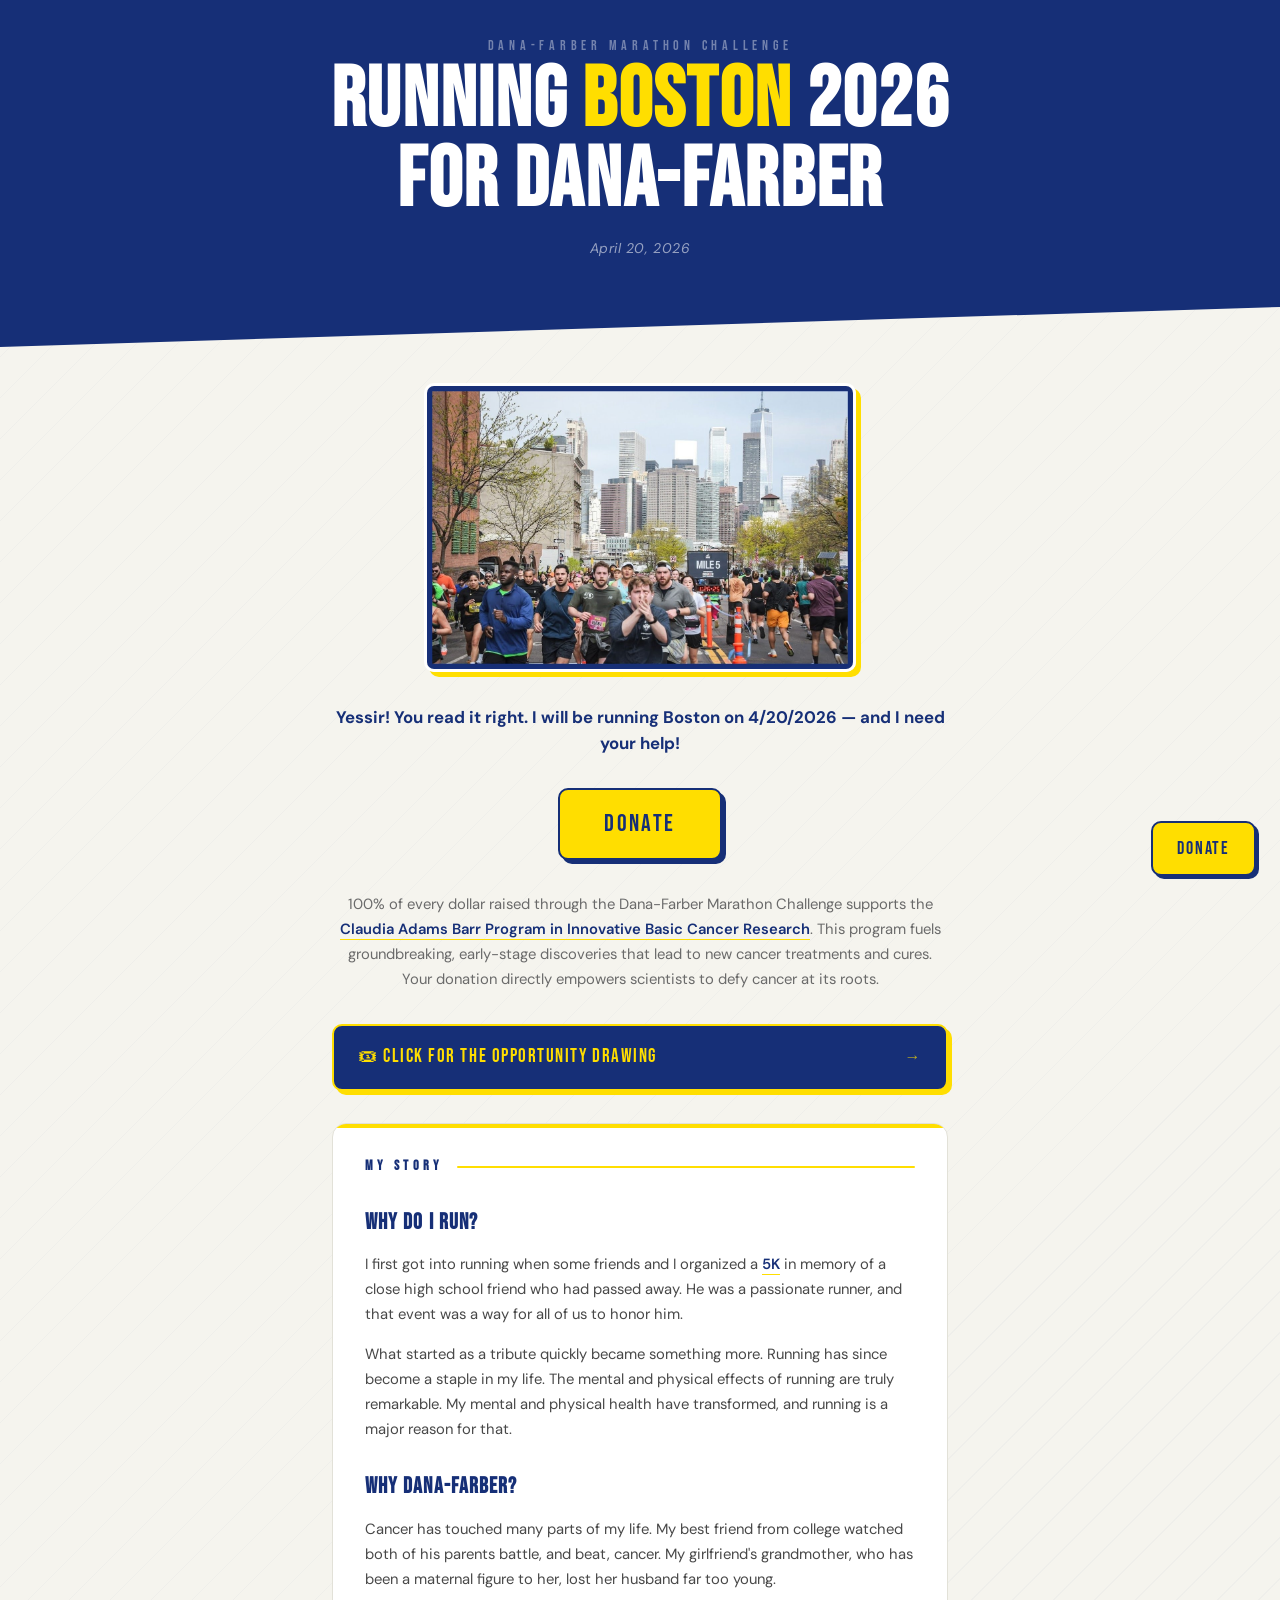
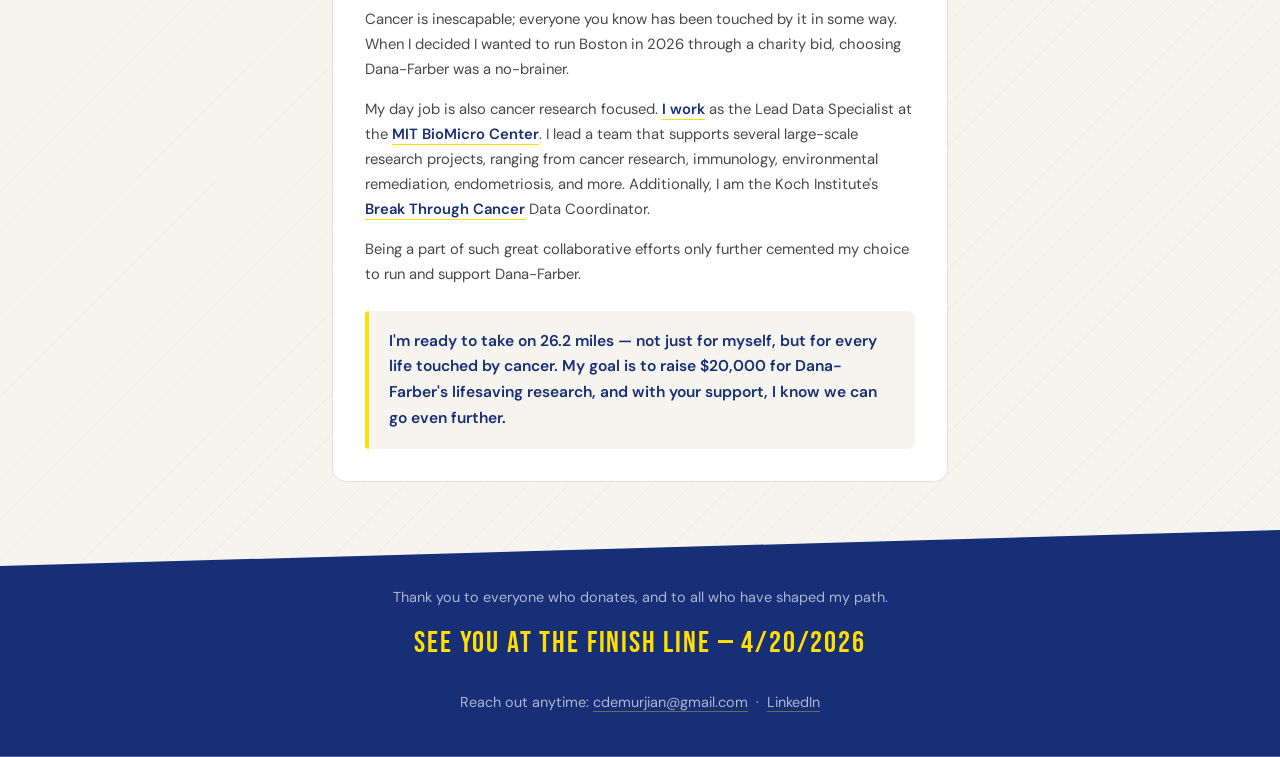
<file: index.html>
<!DOCTYPE html>
<html lang="en">

<head>
  <meta charset="UTF-8">
  <meta name="viewport" content="width=device-width, initial-scale=1.0">
  <link rel="preconnect" href="https://fonts.googleapis.com">
  <link rel="preconnect" href="https://fonts.gstatic.com" crossorigin>
  <link href="https://fonts.googleapis.com/css2?family=Bebas+Neue&family=DM+Sans:ital,opsz,wght@0,9..40,400;0,9..40,500;0,9..40,600;0,9..40,700;1,9..40,400&display=swap" rel="stylesheet">
  <link rel="stylesheet" type="text/css" href="styles.css" />
  <title>BOSTON 2026</title>
  <link rel="icon" type="image/png" href="9456b6fccfe9a7111c350aab43e6b232.png" />
</head>

<body>
  <header>
    <p class="header-eyebrow h-1">Dana-Farber Marathon Challenge</p>
    <h1 class="header-title h-2">
      Running <span class="accent">Boston</span> 2026<br>for Dana-Farber
    </h1>
    <p class="tagline h-3">April 20, 2026</p>
  </header>

  <main>
    <img src="charlie-running.jpg" alt="Charlie running" class="fade-in" />

    <p class="intro fade-in">
      Yessir! You read it right. I will be running Boston on 4/20/2026 — and I need your help!
    </p>

    <a class="donate fade-in" href="https://danafarber.jimmyfund.org/site/TR?px=2759664&fr_id=2520&pg=personal"
      target="_blank">Donate</a>

    <p class="fade-in">
      100% of every dollar raised through the Dana-Farber Marathon Challenge supports the
      <a href="https://danafarber.jimmyfund.org/site/SPageServer?pagename=dfmc_barrprogram_cancer&fr_id=2520"
        target="_blank">Claudia Adams Barr Program in Innovative Basic Cancer Research</a>.
      This program fuels groundbreaking, early-stage discoveries that lead to new cancer treatments and cures.
      Your donation directly empowers scientists to defy cancer at its roots.
    </p>

    <a class="drawing-link fade-in" href="drawing">
      <span>🎟 Click for the Opportunity Drawing</span>
      <span class="dl-arrow">→</span>
    </a>

    <section id="story" class="fade-in">
      <h2>My Story</h2>
      <hr>

      <h3>Why do I run?</h3>
      <p>
        I first got into running when some friends and I organized a
        <a href="https://www.orkanolgacmemorial.org/" target="_blank">5K</a>
        in memory of a close high school friend who had passed away.
        He was a passionate runner, and that event was a way for all of us to honor him.
      </p>
      <p>
        What started as a tribute quickly became something more. Running has since become a staple in my life.
        The mental and physical effects of running are truly remarkable.
        My mental and physical health have transformed, and running is a major reason for that.
      </p>

      <h3>Why Dana-Farber?</h3>
      <p>
        Cancer has touched many parts of my life. My best friend from college watched both of his parents battle, and
        beat, cancer. My girlfriend's grandmother, who has been a maternal figure to her, lost her husband far too
        young.
      </p>
      <p>
        Cancer is inescapable; everyone you know has been touched by it in some way.
        When I decided I wanted to run Boston in 2026 through a charity bid, choosing Dana-Farber was a no-brainer.
      </p>
      <p>
        My day job is also cancer research focused.
        <a href="https://www.linkedin.com/in/cdemurjian/" target="_blank">I work</a>
        as the Lead Data Specialist at the
        <a href="https://bmcwiki.mit.edu/index.php/BioMicroCenter" target="_blank">MIT BioMicro Center</a>.
        I lead a team that supports several large-scale research projects, ranging from cancer research, immunology,
        environmental remediation, endometriosis, and more.
        Additionally, I am the Koch Institute's
        <a href="https://breakthroughcancer.org/" target="_blank">Break Through Cancer</a>
        Data Coordinator.
      </p>
      <p>
        Being a part of such great collaborative efforts only further cemented my choice to run and support Dana-Farber.
      </p>
      <p>
        <strong>
          I'm ready to take on 26.2 miles &mdash; not just for myself, but for every life touched by cancer.
          My goal is to raise $20,000 for Dana-Farber's lifesaving research, and with your support, I know we can go
          even further.
        </strong>
      </p>
    </section>
  </main>

  <footer class="fade-in">
    <p>Thank you to everyone who donates, and to all who have shaped my path.</p>
    <span class="footer-headline">See you at the finish line — 4/20/2026</span>
    <p>
      Reach out anytime:
      <a href="mailto:cdemurjian@gmail.com">cdemurjian@gmail.com</a>
      &nbsp;·&nbsp;
      <a href="https://www.linkedin.com/in/cdemurjian/" target="_blank">LinkedIn</a>
    </p>
  </footer>

  <!-- Floating Donate Button -->
  <a href="https://danafarber.jimmyfund.org/site/TR?px=2759664&fr_id=2520&pg=personal"
     class="floating-donate" target="_blank">Donate</a>

  <!-- Fade-in animation script -->
  <script>
    const obs = new IntersectionObserver(entries => {
      entries.forEach(e => { if (e.isIntersecting) e.target.classList.add('visible'); });
    }, { threshold: 0.15 });
    document.querySelectorAll('.fade-in').forEach(el => obs.observe(el));
  </script>
</body>

</html>
</file>
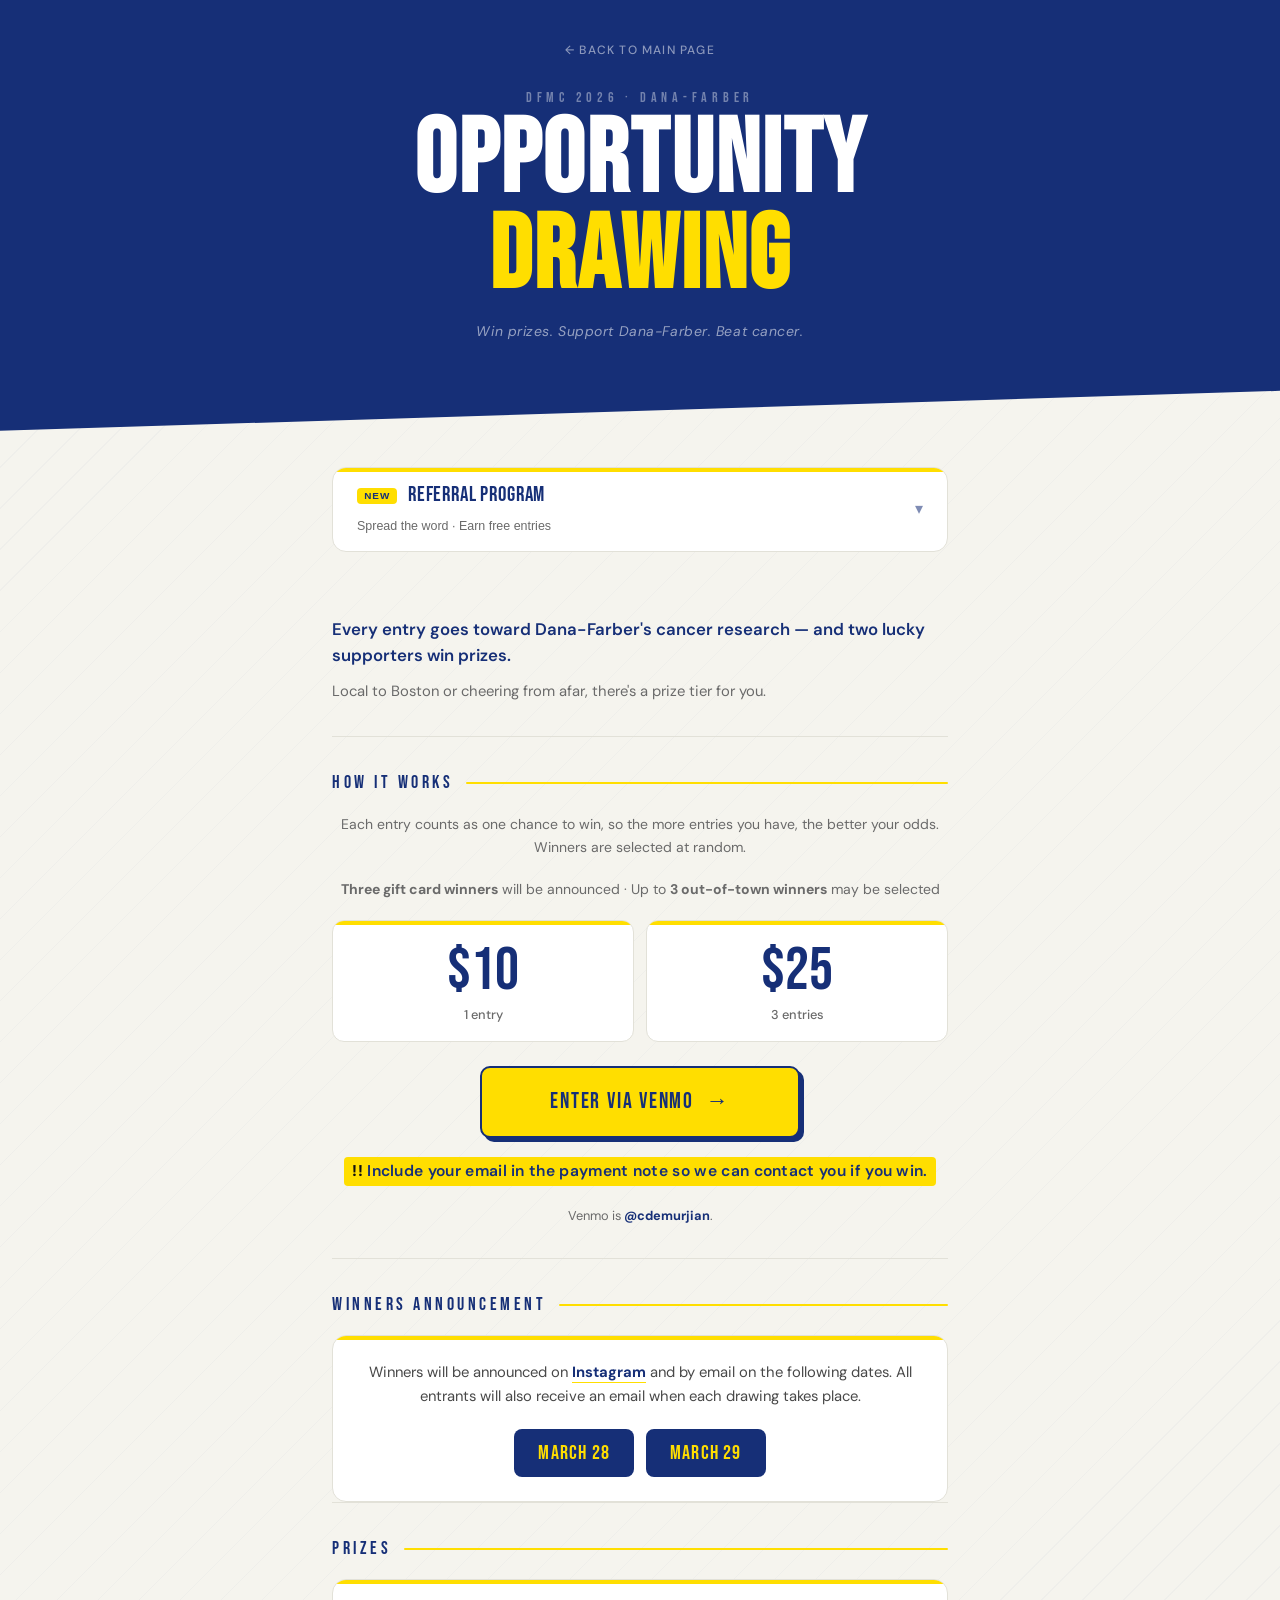
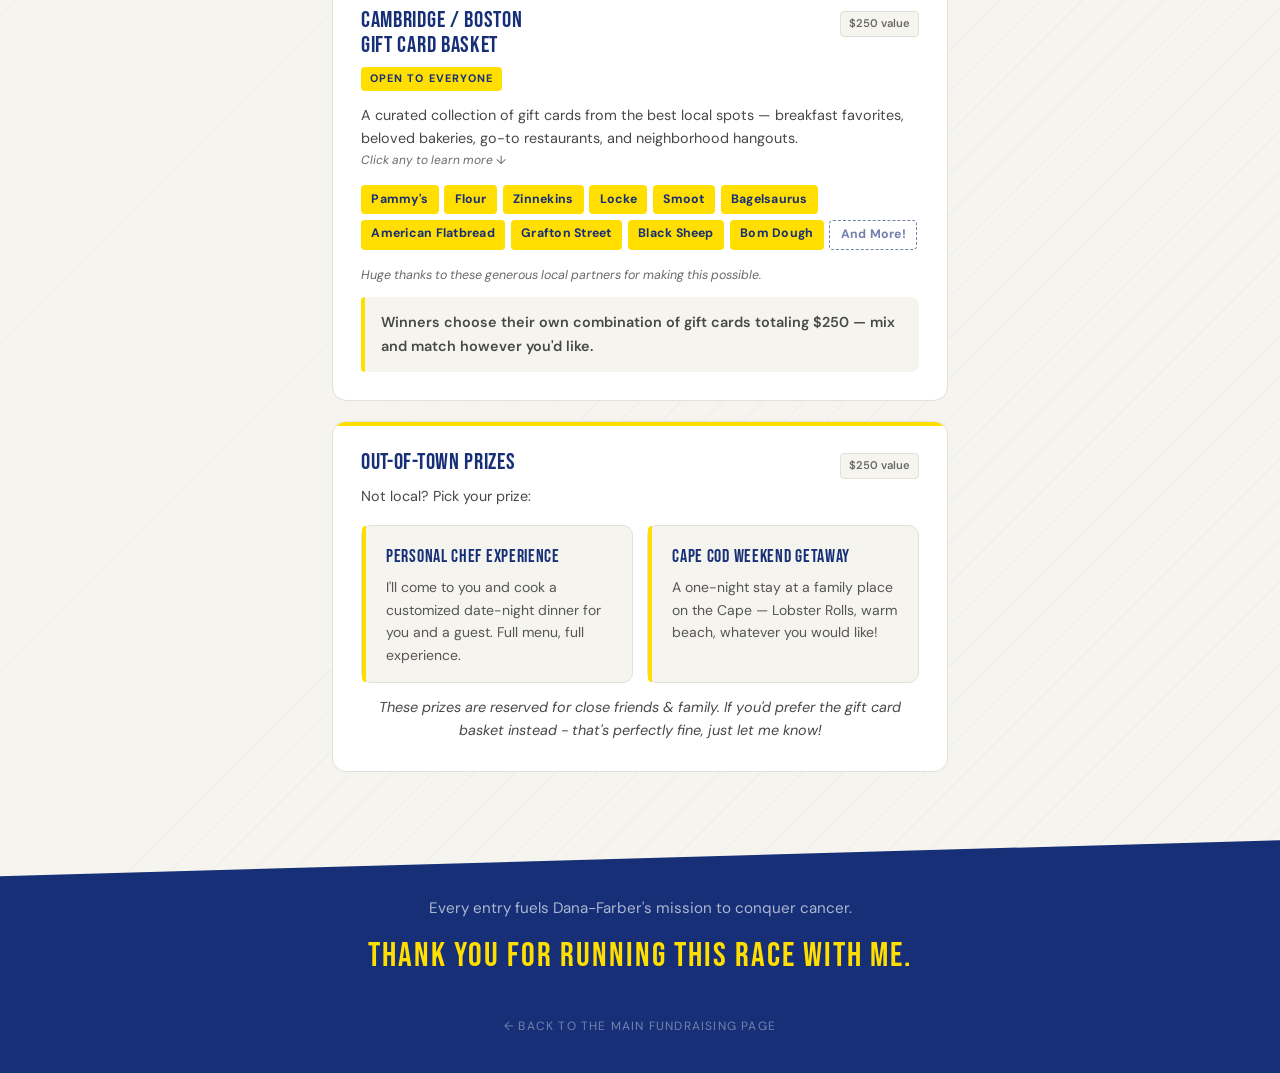
<file: drawing/index.html>
<!DOCTYPE html>
<html lang="en">
<head>
    <meta charset="UTF-8">
    <meta name="viewport" content="width=device-width, initial-scale=1.0">
    <title>Opportunity Drawing</title>
    <link rel="icon" type="image/png" href="../9456b6fccfe9a7111c350aab43e6b232.png" />
    <link rel="preconnect" href="https://fonts.googleapis.com">
    <link rel="preconnect" href="https://fonts.gstatic.com" crossorigin>
    <link href="https://fonts.googleapis.com/css2?family=Bebas+Neue&family=DM+Sans:ital,opsz,wght@0,9..40,400;0,9..40,500;0,9..40,600;0,9..40,700;1,9..40,400&display=swap" rel="stylesheet">
    <style>
        *, *::before, *::after { box-sizing: border-box; margin: 0; padding: 0; }

        :root {
            --yellow:      #ffde00;
            --yellow-hi:   #ffe94d;
            --blue:        #162f77;
            --blue-mid:    #1e3d99;
            --cream:       #f5f4ee;
            --white:       #ffffff;
            --text:        #1a1a1a;
            --muted:       #6a6a6a;
            --border:      #e2e1d8;
        }

        html {
            font-family: 'DM Sans', sans-serif;
            font-size: 16px;
            scroll-behavior: smooth;
        }

        body {
            background-color: var(--cream);
            background-image: repeating-linear-gradient(
                -45deg,
                transparent,
                transparent 28px,
                rgba(22, 47, 119, 0.028) 28px,
                rgba(22, 47, 119, 0.028) 29px
            );
            color: var(--text);
            line-height: 1.6;
            min-height: 100vh;
        }

        /* ── HEADER ── */
        header {
            background: var(--blue);
            padding: 1.75rem 1.5rem 5rem;
            text-align: center;
            clip-path: polygon(0 0, 100% 0, 100% calc(100% - 2.5rem), 0 100%);
        }

        .back-link {
            display: inline-flex;
            align-items: center;
            gap: 0.35rem;
            color: rgba(255,255,255,0.5);
            font-size: 0.75rem;
            font-weight: 500;
            text-decoration: none;
            letter-spacing: 0.1em;
            text-transform: uppercase;
            margin-bottom: 1.75rem;
            transition: color 0.2s;
        }
        .back-link:hover { color: var(--yellow); }

        .header-eyebrow {
            font-family: 'Bebas Neue', sans-serif;
            font-size: 0.85rem;
            letter-spacing: 0.35em;
            color: rgba(255,255,255,0.4);
            margin-bottom: 0.2rem;
        }

        .header-title {
            font-family: 'Bebas Neue', sans-serif;
            font-size: clamp(3.75rem, 14vw, 6.5rem);
            line-height: 0.92;
            color: var(--white);
            letter-spacing: 0.02em;
        }

        .header-title .accent {
            color: var(--yellow);
            display: block;
        }

        .tagline {
            margin-top: 1rem;
            color: rgba(255,255,255,0.55);
            font-size: 0.875rem;
            font-style: italic;
            letter-spacing: 0.04em;
        }

        /* ── Staggered header animations ── */
        @keyframes riseUp {
            from { opacity: 0; transform: translateY(22px); }
            to   { opacity: 1; transform: translateY(0); }
        }

        .h-1 { animation: riseUp 0.5s cubic-bezier(0.22,1,0.36,1) 0.05s both; }
        .h-2 { animation: riseUp 0.5s cubic-bezier(0.22,1,0.36,1) 0.15s both; }
        .h-3 { animation: riseUp 0.55s cubic-bezier(0.22,1,0.36,1) 0.25s both; }
        .h-4 { animation: riseUp 0.5s cubic-bezier(0.22,1,0.36,1) 0.38s both; }

        /* ── CONTAINER ── */
        .container {
            max-width: 680px;
            margin: 0 auto;
            padding: 0 1.25rem 3rem;
        }

        /* ── SECTION LABEL ── */
        .section-label {
            font-family: 'Bebas Neue', sans-serif;
            font-size: 1.1rem;
            letter-spacing: 0.2em;
            color: var(--blue);
            display: flex;
            align-items: center;
            gap: 0.8rem;
            margin-bottom: 1rem;
        }
        .section-label::after {
            content: '';
            flex: 1;
            height: 2px;
            background: var(--yellow);
            border-radius: 1px;
        }

        /* ── INTRO ── */
        .intro {
            padding: 2.25rem 0 0;
            margin-bottom: 2rem;
        }

        .intro .lead {
            font-size: 1.05rem;
            font-weight: 600;
            color: var(--blue);
            line-height: 1.55;
            margin-bottom: 0.7rem;
        }

        .intro .sub {
            font-size: 0.925rem;
            color: var(--muted);
            line-height: 1.7;
        }

        /* ── RULE ── */
        .rule {
            border: none;
            border-top: 1.5px solid var(--border);
            margin: 0 0 2rem;
        }

        /* ── HOW IT WORKS ── */
        .how {
            margin-bottom: 2rem;
        }

        .how .sub-note {
            font-size: 0.875rem;
            color: var(--muted);
            margin-bottom: 1.25rem;
        }

        .pricing-row {
            display: grid;
            grid-template-columns: 1fr 1fr;
            gap: 0.75rem;
            margin-bottom: 1.5rem;
        }

        .price-tile {
            background: var(--white);
            border: 1.5px solid var(--border);
            border-radius: 12px;
            padding: 1.25rem 1rem 1rem;
            text-align: center;
            position: relative;
            overflow: hidden;
        }
        .price-tile::before {
            content: '';
            position: absolute;
            top: 0; left: 0; right: 0;
            height: 4px;
            background: var(--yellow);
        }

        .price-tile .num {
            font-family: 'Bebas Neue', sans-serif;
            font-size: 3.25rem;
            color: var(--blue);
            line-height: 1;
            display: block;
        }

        .price-tile .entries {
            font-size: 0.8rem;
            color: var(--muted);
            margin-top: 0.2rem;
            font-weight: 500;
        }

        /* Venmo CTA — retro press effect */
        .venmo-btn {
            display: flex;
            align-items: center;
            justify-content: center;
            gap: 0.5rem;
            width: 100%;
            padding: 1rem 1.5rem;
            background: var(--yellow);
            color: var(--blue);
            font-family: 'Bebas Neue', sans-serif;
            font-size: 1.4rem;
            letter-spacing: 0.08em;
            text-decoration: none;
            border-radius: 10px;
            border: 2.5px solid var(--blue);
            box-shadow: 4px 4px 0 var(--blue);
            transition: transform 0.15s ease, box-shadow 0.15s ease, background 0.15s ease;
        }
        .venmo-btn:hover {
            transform: translate(-2px, -2px);
            box-shadow: 6px 6px 0 var(--blue);
            background: var(--yellow-hi);
        }
        .venmo-btn:active {
            transform: translate(2px, 2px);
            box-shadow: 2px 2px 0 var(--blue);
        }

        /* ── PRIZE CARDS ── */
        .prizes { margin-top: 0; }

        .prize-card {
            background: var(--white);
            border: 1.5px solid var(--border);
            border-radius: 14px;
            padding: 1.5rem;
            margin-bottom: 1.25rem;
            position: relative;
            overflow: hidden;
        }
        .prize-card::before {
            content: '';
            position: absolute;
            top: 0; left: 0; right: 0;
            height: 4px;
            background: var(--yellow);
        }

        .prize-meta {
            display: flex;
            align-items: flex-start;
            justify-content: space-between;
            gap: 0.5rem;
            margin-bottom: 0.35rem;
        }

        .prize-card .prize-name {
            font-family: 'Bebas Neue', sans-serif;
            font-size: 1.45rem;
            color: var(--blue);
            letter-spacing: 0.03em;
            line-height: 1.1;
        }

        .prize-card .value-tag {
            flex-shrink: 0;
            font-size: 0.7rem;
            font-weight: 600;
            color: var(--muted);
            background: var(--cream);
            border: 1px solid var(--border);
            padding: 0.2rem 0.5rem;
            border-radius: 4px;
            margin-top: 0.2rem;
            white-space: nowrap;
        }

        .open-badge {
            display: inline-block;
            background: var(--yellow);
            color: var(--blue);
            font-size: 0.68rem;
            font-weight: 700;
            letter-spacing: 0.1em;
            text-transform: uppercase;
            padding: 0.2rem 0.55rem;
            border-radius: 4px;
            margin-bottom: 0.8rem;
        }

        .prize-card p {
            font-size: 0.9rem;
            color: #484848;
            line-height: 1.65;
        }

        .prize-card .thanks {
            font-size: 0.78rem;
            color: var(--muted);
            font-style: italic;
            margin-top: 0.8rem;
        }

        /* Business name tags — yellow pill */
        .biz-tags {
            display: flex;
            flex-wrap: wrap;
            gap: 0.35rem;
            margin: 0.9rem 0;
        }
        .biz-tags a {
            background: var(--yellow);
            color: var(--blue);
            font-size: 0.77rem;
            font-weight: 700;
            padding: 0.28rem 0.65rem;
            border-radius: 4px;
            letter-spacing: 0.02em;
            text-decoration: none;
            transition: background 0.15s, transform 0.1s;
        }
        .biz-tags a:hover {
            background: var(--yellow-hi);
            transform: translateY(-1px);
        }
        .biz-tags .more {
            background: transparent;
            color: var(--blue);
            border: 1.5px dashed var(--blue);
            opacity: 0.6;
        }
        .biz-tags .more:hover {
            background: transparent;
            opacity: 1;
        }

        /* Winner choice note */
        .winner-choice {
            font-size: 0.875rem;
            color: var(--blue);
            font-weight: 600;
            background: var(--cream);
            border-radius: 8px;
            padding: 0.85rem 1rem 0.85rem 1.25rem;
            margin-top: 0.75rem;
            position: relative;
        }
        .winner-choice::before {
            content: '';
            position: absolute;
            left: 0; top: 0; bottom: 0;
            width: 4px;
            background: var(--yellow);
            border-radius: 8px 0 0 8px;
        }

        /* Out-of-town sub-cards */
        .oot-label {
            font-family: 'Bebas Neue', sans-serif;
            font-size: 0.85rem;
            letter-spacing: 0.32em;
            color: var(--blue);
            display: flex;
            align-items: center;
            gap: 0.8rem;
            margin: 0.25rem 0 1rem;
        }
        .oot-label::after {
            content: '';
            flex: 1;
            height: 2px;
            background: var(--yellow);
            border-radius: 1px;
        }

        .oot-grid {
            display: flex;
            flex-direction: column;
            gap: 0.9rem;
        }

        .oot-card {
            background: var(--cream);
            border: 1.5px solid var(--border);
            border-radius: 10px;
            padding: 1.1rem 1.2rem 1rem 1.5rem;
            position: relative;
        }
        .oot-card::before {
            content: '';
            position: absolute;
            left: 0; top: 0; bottom: 0;
            width: 4px;
            background: var(--yellow);
            border-radius: 10px 0 0 10px;
        }

        .oot-card .oot-title {
            font-family: 'Bebas Neue', sans-serif;
            font-size: 1.1rem;
            color: var(--blue);
            letter-spacing: 0.04em;
            margin-bottom: 0.3rem;
        }

        .oot-card p {
            font-size: 0.875rem;
            color: #555;
            line-height: 1.6;
        }

        /* ── VENMO NOTE ── */
        .venmo-note {
            font-size: 0.8rem;
            color: var(--muted);
            text-align: center;
            margin-top: 0.9rem;
            line-height: 1.55;
        }
        .venmo-note strong {
            color: var(--blue);
            font-weight: 700;
        }
        .venmo-note .warning {
            display: inline-block;
            margin-top: 0.3rem;
            color: var(--blue);
            font-weight: 600;
            background: var(--yellow);
            padding: 0.15rem 0.5rem;
            border-radius: 4px;
            font-size: 0.975rem;
            letter-spacing: 0.02em;
        }
        .venmo-note .warning .mark {
            color: #111;
            font-weight: 800;
        }

        /* ── ANNOUNCEMENT ── */
        .announce-card {
            background: var(--white);
            border: 1.5px solid var(--border);
            border-radius: 14px;
            padding: 1.5rem;
            text-align: center;
            position: relative;
            overflow: hidden;
        }
        .announce-card::before {
            content: '';
            position: absolute;
            top: 0; left: 0; right: 0;
            height: 4px;
            background: var(--yellow);
        }
        .announce-card p {
            font-size: 0.925rem;
            color: #484848;
            line-height: 1.65;
            margin-bottom: 1.25rem;
        }
        .announce-card a {
            color: var(--blue);
            font-weight: 700;
            text-decoration: none;
            border-bottom: 1.5px solid var(--yellow);
            transition: opacity 0.15s;
        }
        .announce-card a:hover { opacity: 0.7; }
        .announce-dates {
            display: flex;
            gap: 0.75rem;
            justify-content: center;
        }
        .date-chip {
            background: var(--blue);
            color: var(--yellow);
            font-family: 'Bebas Neue', sans-serif;
            font-size: 1.25rem;
            letter-spacing: 0.06em;
            padding: 0.5rem 1.5rem;
            border-radius: 8px;
        }

        .family-note {
            font-size: 0.77rem;
            font-style: italic;
            color: var(--muted);
            text-align: center;
            margin-top: 0.8rem;
        }

        /* ── Scroll fade-in ── */
        .fade-in {
            opacity: 0;
            transform: translateY(18px);
            transition: opacity 0.55s cubic-bezier(0.22,1,0.36,1),
                        transform 0.55s cubic-bezier(0.22,1,0.36,1);
        }
        .fade-in.visible {
            opacity: 1;
            transform: translateY(0);
        }

        /* ── FOOTER ── */
        footer {
            background: var(--blue);
            padding: 3.5rem 1.5rem 2.25rem;
            text-align: center;
            clip-path: polygon(0 2.25rem, 100% 0, 100% 100%, 0 100%);
        }

        footer p {
            color: rgba(255,255,255,0.65);
            font-size: 0.95rem;
            margin-bottom: 0.4rem;
        }

        .footer-headline {
            font-family: 'Bebas Neue', sans-serif;
            font-size: clamp(1.6rem, 5vw, 2.1rem);
            color: var(--yellow);
            letter-spacing: 0.06em;
            display: block;
            margin: 0.6rem 0 1.75rem;
        }

        .home-link {
            color: rgba(255,255,255,0.4);
            font-size: 0.75rem;
            text-decoration: none;
            letter-spacing: 0.1em;
            text-transform: uppercase;
            transition: color 0.2s;
        }
        .home-link:hover { color: var(--yellow); }

        /* ── REFERRAL CARD ── */
        .referral-card {
            background: var(--white);
            border: 1.5px solid var(--border);
            border-radius: 14px;
            overflow: hidden;
            margin-top: 2.25rem;
            margin-bottom: 1.75rem;
            position: relative;
        }
        .referral-card::before {
            content: '';
            position: absolute;
            top: 0; left: 0; right: 0;
            height: 4px;
            background: var(--yellow);
        }
        .referral-toggle-btn {
            width: 100%;
            background: none;
            border: none;
            cursor: pointer;
            padding: 1.1rem 1.5rem;
            display: flex;
            align-items: center;
            justify-content: space-between;
            gap: 1rem;
            text-align: left;
        }
        .referral-toggle-left {
            display: flex;
            align-items: center;
            gap: 0.65rem;
            flex-wrap: wrap;
        }
        .referral-badge {
            background: var(--yellow);
            color: var(--blue);
            font-size: 0.62rem;
            font-weight: 800;
            letter-spacing: 0.1em;
            text-transform: uppercase;
            padding: 0.15rem 0.45rem;
            border-radius: 4px;
            flex-shrink: 0;
        }
        .referral-title {
            font-family: 'Bebas Neue', sans-serif;
            font-size: 1.3rem;
            color: var(--blue);
            letter-spacing: 0.04em;
            line-height: 1;
        }
        .referral-sub {
            font-size: 0.78rem;
            color: var(--muted);
            width: 100%;
            margin-top: 0.15rem;
        }
        .referral-chevron {
            font-size: 1rem;
            color: var(--blue);
            flex-shrink: 0;
            opacity: 0.55;
            transition: transform 0.35s cubic-bezier(0.22, 1, 0.36, 1);
            font-style: normal;
            line-height: 1;
        }
        .referral-body {
            max-height: 0;
            overflow: hidden;
            transition: max-height 0.4s cubic-bezier(0.22, 1, 0.36, 1);
        }
        .referral-body.open {
            max-height: 700px;
        }
        .referral-body-inner {
            padding: 0 1.5rem 1.5rem;
            border-top: 1.5px solid var(--border);
        }
        .referral-intro-text {
            font-size: 0.875rem;
            color: var(--muted);
            line-height: 1.65;
            padding: 1rem 0 1.1rem;
        }
        .referral-tiers {
            display: grid;
            grid-template-columns: 1fr 1fr;
            gap: 0.75rem;
            margin-bottom: 0.85rem;
        }
        .r-tier {
            background: var(--cream);
            border: 1.5px solid var(--border);
            border-radius: 10px;
            padding: 1rem;
            position: relative;
        }
        .r-tier.bonus {
            border-color: rgba(255, 222, 0, 0.9);
        }
        .r-tier.bonus::after {
            content: 'BONUS';
            position: absolute;
            top: -9px; right: 10px;
            background: var(--yellow);
            color: var(--blue);
            font-size: 0.58rem;
            font-weight: 800;
            letter-spacing: 0.1em;
            padding: 0.12rem 0.4rem;
            border-radius: 3px;
        }
        .r-tier .t-num {
            font-family: 'Bebas Neue', sans-serif;
            font-size: 2.75rem;
            color: var(--blue);
            line-height: 1;
            display: block;
        }
        .r-tier .t-unit {
            font-size: 0.72rem;
            color: var(--muted);
            font-weight: 500;
            display: block;
            margin-top: 0.1rem;
        }
        .r-tier .t-cond {
            font-size: 0.78rem;
            color: #555;
            line-height: 1.5;
            margin-top: 0.6rem;
        }
        .referral-cap-note {
            font-size: 0.77rem;
            color: var(--muted);
            text-align: center;
            font-style: italic;
            margin-bottom: 1.25rem;
        }
        .referral-how-label {
            font-family: 'Bebas Neue', sans-serif;
            font-size: 0.82rem;
            letter-spacing: 0.28em;
            color: var(--blue);
            display: flex;
            align-items: center;
            gap: 0.8rem;
            margin-bottom: 0.85rem;
        }
        .referral-how-label::after {
            content: '';
            flex: 1;
            height: 2px;
            background: var(--yellow);
            border-radius: 1px;
        }
        .referral-steps {
            display: flex;
            flex-direction: column;
            gap: 0.55rem;
        }
        .r-step {
            display: flex;
            align-items: flex-start;
            gap: 0.7rem;
            font-size: 0.85rem;
            color: #484848;
            line-height: 1.55;
        }
        .r-step-num {
            flex-shrink: 0;
            width: 20px;
            height: 20px;
            background: var(--blue);
            color: var(--yellow);
            font-family: 'Bebas Neue', sans-serif;
            font-size: 0.85rem;
            border-radius: 50%;
            display: flex;
            align-items: center;
            justify-content: center;
            margin-top: 0.15rem;
        }

        /* ── Desktop (768px+) ── */
        @media (min-width: 768px) {
            header { padding: 2.25rem 2rem 5.5rem; }
            .container { padding: 0 2rem 3rem; }

            .price-tile .num { font-size: 3.75rem; }

            .venmo-btn {
                display: inline-flex;
                width: auto;
                min-width: 320px;
                margin: 0 auto;
            }

            .how {
                text-align: center;
            }

            .oot-grid { flex-direction: row; }
            .oot-grid .oot-card { flex: 1; }

            .prize-card { padding: 1.75rem; }
        }
    </style>
</head>
<body>

    <!-- Header -->
    <header>
        <a href="../" class="back-link h-1">← Back to main page</a>
        <p class="header-eyebrow h-2">DFMC 2026 · Dana-Farber</p>
        <h1 class="header-title h-3">
            Opportunity
            <span class="accent">Drawing</span>
        </h1>
        <p class="tagline h-4">Win prizes. Support Dana-Farber. Beat cancer.</p>
    </header>

    <div class="container">

        <!-- Referral Program -->
        <div class="referral-card fade-in">
            <button class="referral-toggle-btn" aria-expanded="false" id="referral-btn" onclick="toggleReferral()">
                <div class="referral-toggle-left">
                    <span class="referral-badge">New</span>
                    <span class="referral-title">Referral Program</span>
                    <span class="referral-sub">Spread the word · Earn free entries</span>
                </div>
                <span class="referral-chevron" id="referral-chevron">▾</span>
            </button>
            <div class="referral-body" id="referral-body">
                <div class="referral-body-inner">
                    <p class="referral-intro-text">I'm trying to reach as many people as possible, and I need your help to do it. Refer someone who enters, and I want to reward you for it.</p>
                    <div class="referral-tiers">
                        <div class="r-tier">
                            <span class="t-num">1</span>
                            <span class="t-unit">free entry</span>
                            <p class="t-cond">Refer anyone who enters the raffle</p>
                        </div>
                        <div class="r-tier bonus">
                            <span class="t-num">2</span>
                            <span class="t-unit">free entries</span>
                            <p class="t-cond">Refer someone <em>and</em> you've entered at $25+</p>
                        </div>
                    </div>
                    <p class="referral-cap-note">Max 3 free entries per person. Already entered? You're still eligible.</p>
                    <div class="referral-how-label">How to Claim</div>
                    <div class="referral-steps">
                        <div class="r-step">
                            <span class="r-step-num">1</span>
                            <span>Have your friend include <strong>"referred by [your name]"</strong> in their Venmo note when they enter.</span>
                        </div>
                        <div class="r-step">
                            <span class="r-step-num">2</span>
                            <span>That's it. I'll track it and add your free entries before the drawing. If they forget to add the note, just message me at <a href="mailto:cdemu@mit.edu" style="color:var(--blue);font-weight:600;border-bottom:1.5px solid var(--yellow);text-decoration:none;">cdemu@mit.edu</a>.</span>
                        </div>
                    </div>
                </div>
            </div>
        </div>

        <!-- Intro -->
        <section class="intro fade-in">
            <p class="lead">Every entry goes toward Dana-Farber's cancer research — and two lucky supporters win prizes.</p>
            <p class="sub">Local to Boston or cheering from afar, there's a prize tier for you.</p>
        </section>

        <hr class="rule fade-in">

        <!-- How It Works -->
        <section class="how fade-in">
            <div class="section-label">How It Works</div>
            <p class="sub-note">Each entry counts as one chance to win, so the more entries you have, the better your odds. Winners are selected at random.</p>
            <p class="sub-note"><strong>Three gift card winners</strong> will be announced &middot; Up to <strong>3 out-of-town winners</strong> may be selected</p>
            <div class="pricing-row">
                <div class="price-tile">
                    <span class="num">$10</span>
                    <div class="entries">1 entry</div>
                </div>
                <div class="price-tile">
                    <span class="num">$25</span>
                    <div class="entries">3 entries</div>
                </div>
            </div>
            <a href="https://venmo.com/u/cdemurjian" class="venmo-btn" id="venmo-link">
                Enter via Venmo &nbsp;→
            </a>
            <p class="venmo-note">
                <span class="warning"><span class="mark">!!</span> Include your email in the payment note so we can contact you if you win.</span><br><br>
                Venmo is <strong>@cdemurjian</strong>.
            </p>
        </section>

        <hr class="rule fade-in">

        <!-- Announcement -->
        <section class="fade-in">
            <div class="section-label">Winners Announcement</div>
            <div class="announce-card">
                <p>Winners will be announced on <a href="https://www.instagram.com/cdemurjian" target="_blank">Instagram</a> and by email on the following dates. All entrants will also receive an email when each drawing takes place.</p>
                <div class="announce-dates">
                    <div class="date-chip">March 28</div>
                    <div class="date-chip">March 29</div>
                </div>
            </div>
        </section>

        <hr class="rule fade-in">

        <!-- Prizes -->
        <section class="prizes">
            <div class="section-label fade-in">Prizes</div>

            <!-- Boston Basket -->
            <div class="prize-card fade-in">
                <div class="prize-meta">
                    <div class="prize-name">Cambridge / Boston<br>Gift Card Basket</div>
                    <span class="value-tag">$250 value</span>
                </div>
                <span class="open-badge">Open to Everyone</span>
                <p>A curated collection of gift cards from the best local spots — breakfast favorites, beloved bakeries, go-to restaurants, and neighborhood hangouts.</p>
                <p style="font-size: 0.75rem; color: var(--muted); font-style: italic; margin-bottom: 0.4rem;">Click any to learn more ↓</p>
                <div class="biz-tags">
				<a href="https://www.pammyscambridge.com/" target="_blank">Pammy's</a>
                    <a href="https://www.flourbakery.com/" target="_blank">Flour</a>
                    <a href="http://zinnekenswaffles.com/" target="_blank">Zinnekins</a>
                    <a href="https://thelockebar.com/" target="_blank">Locke</a>
                    <a href="https://smootstandard.com/" target="_blank">Smoot</a>
                    <a href="https://www.bagelsaurus.com/" target="_blank">Bagelsaurus</a>
                    <a href="https://somerville.americanflatbread.com/" target="_blank">American Flatbread</a>
                    <a href="https://www.graftonstreetcambridge.com/" target="_blank">Grafton Street</a>
                    <a href="https://www.blacksheepbagelcafe.com/" target="_blank">Black Sheep</a>
                    <a href="https://bomdough.com/" target="_blank">Bom Dough</a>
                    <a href="#" class="more">And More!</a>
                </div>
                <p class="thanks">Huge thanks to these generous local partners for making this possible.</p>
                <p class="winner-choice">Winners choose their own combination of gift cards totaling $250 — mix and match however you'd like.</p>
            </div>

            <!-- Out-of-Town -->
            <div class="prize-card fade-in">
                <div class="prize-meta">
                    <div class="prize-name">Out-of-Town Prizes</div>
                    <span class="value-tag">$250 value</span>
                </div>
                <p style="margin-bottom: 1rem;">Not local? Pick your prize:</p>
                <div class="oot-grid">
                    <div class="oot-card">
                        <div class="oot-title">Personal Chef Experience</div>
                        <p>I'll come to you and cook a customized date-night dinner for you and a guest. Full menu, full experience.</p>
                    </div>
                    <div class="oot-card">
                        <div class="oot-title">Cape Cod Weekend Getaway</div>
                        <p>A one-night stay at a family place on the Cape — Lobster Rolls, warm beach, whatever you would like!</p>
                    </div>
                </div>
                <p class="family-note">These prizes are reserved for close friends &amp; family. If you'd prefer the gift card basket instead - that's perfectly fine, just let me know!</p>
            </div>

        </section>

    </div>

    <!-- Footer -->
    <footer class="fade-in">
        <p>Every entry fuels Dana-Farber's mission to conquer cancer.</p>
        <span class="footer-headline">Thank you for running this race with me.</span>
        <a href="../" class="home-link">← Back to the main fundraising page</a>
    </footer>

    <!-- Scroll fade-in -->
    <script>
        function toggleReferral() {
            const body = document.getElementById('referral-body');
            const btn = document.getElementById('referral-btn');
            const chevron = document.getElementById('referral-chevron');
            const isOpen = btn.getAttribute('aria-expanded') === 'true';
            btn.setAttribute('aria-expanded', String(!isOpen));
            body.classList.toggle('open', !isOpen);
            chevron.style.transform = isOpen ? '' : 'rotate(180deg)';
        }

        const obs = new IntersectionObserver(entries => {
            entries.forEach(e => { if (e.isIntersecting) e.target.classList.add('visible'); });
        }, { threshold: 0.12 });
        document.querySelectorAll('.fade-in').forEach(el => obs.observe(el));

        // Try the Venmo app on mobile first, then fall back to the public profile page.
        const venmoLink = document.getElementById('venmo-link');
        if (venmoLink) {
            const venmoWebUrl = 'https://venmo.com/u/cdemurjian';
            const venmoAppUrl = 'venmo://paycharge?txn=pay&recipients=cdemurjian';

            venmoLink.addEventListener('click', e => {
                const isMobile = /Android|iPhone|iPad|iPod/i.test(navigator.userAgent);
                if (!isMobile) return;

                e.preventDefault();

                let fallbackTimer = window.setTimeout(() => {
                    if (!document.hidden) window.location.href = venmoWebUrl;
                }, 900);

                const clearFallback = () => {
                    if (!fallbackTimer) return;
                    window.clearTimeout(fallbackTimer);
                    fallbackTimer = null;
                };

                document.addEventListener('visibilitychange', () => {
                    if (document.hidden) clearFallback();
                }, { once: true });
                window.addEventListener('pagehide', clearFallback, { once: true });

                window.location.href = venmoAppUrl;
            });
        }
    </script>

</body>
</html>
</file>
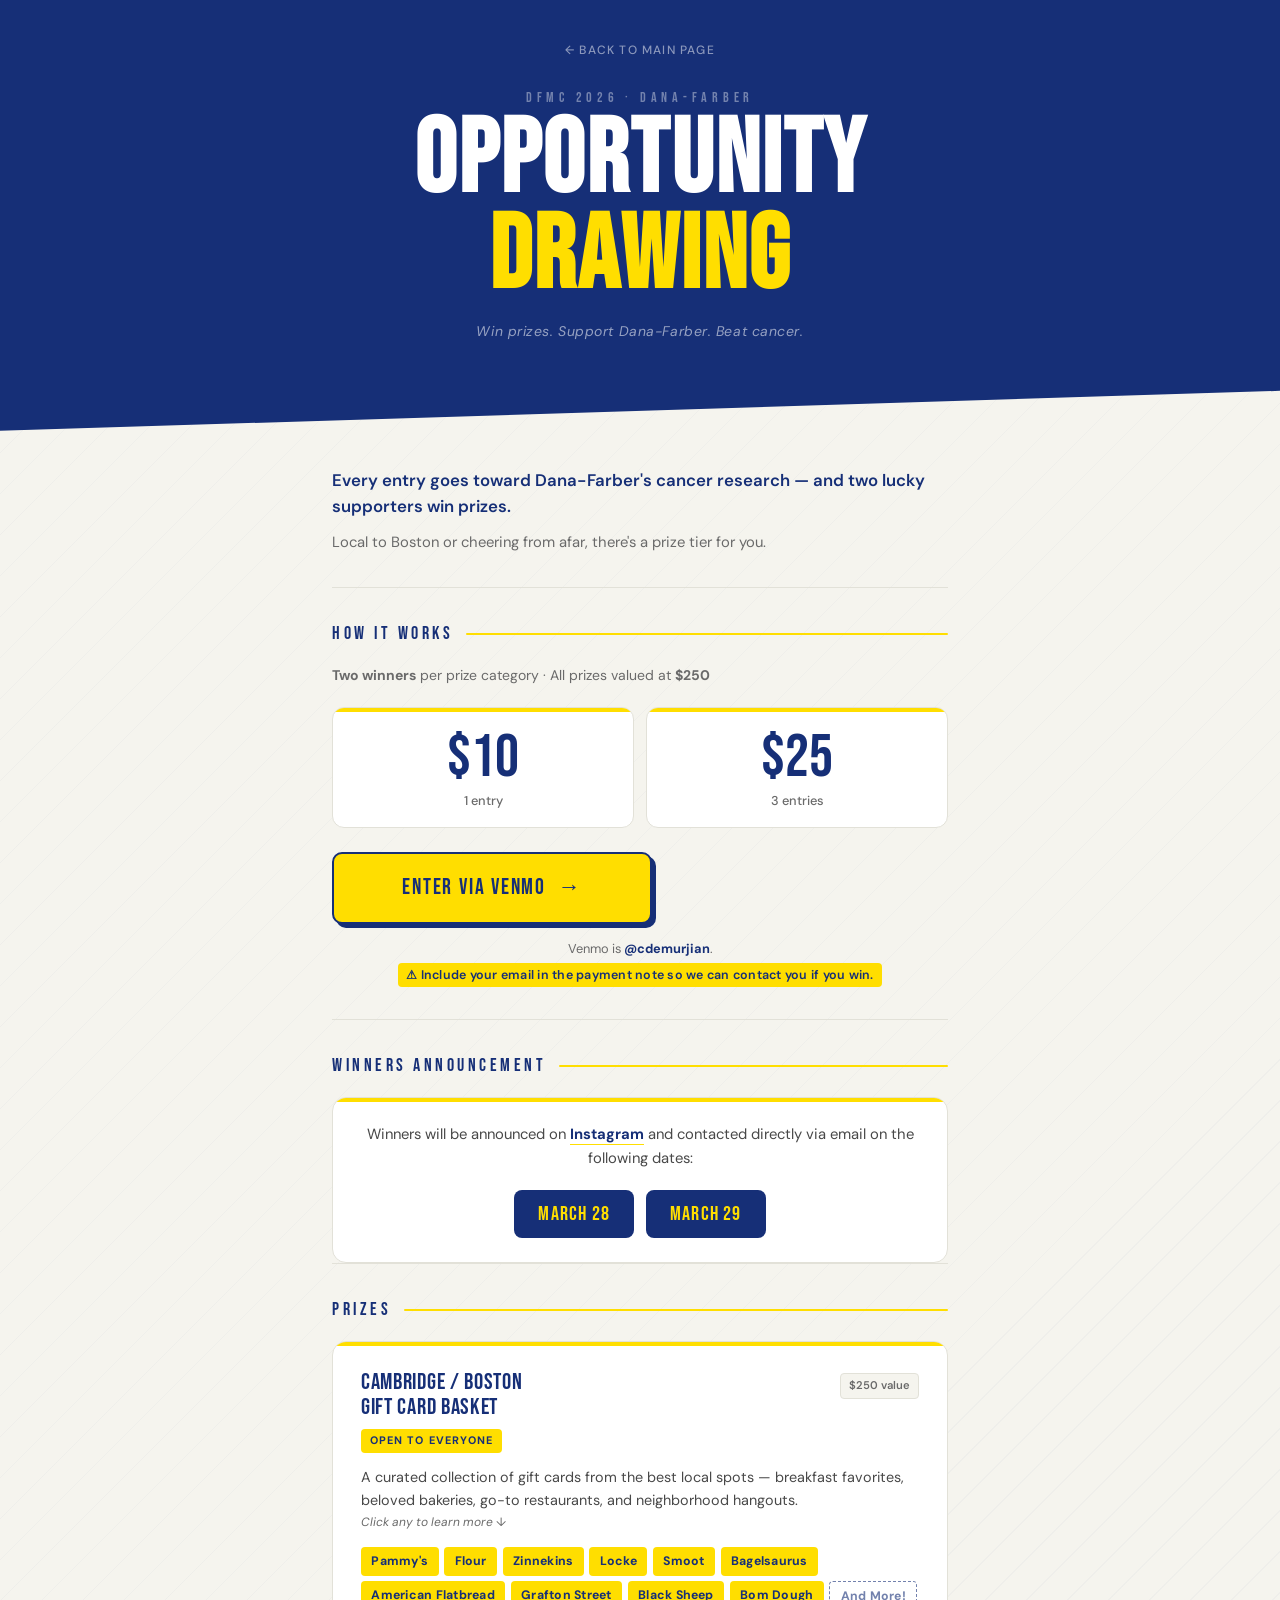
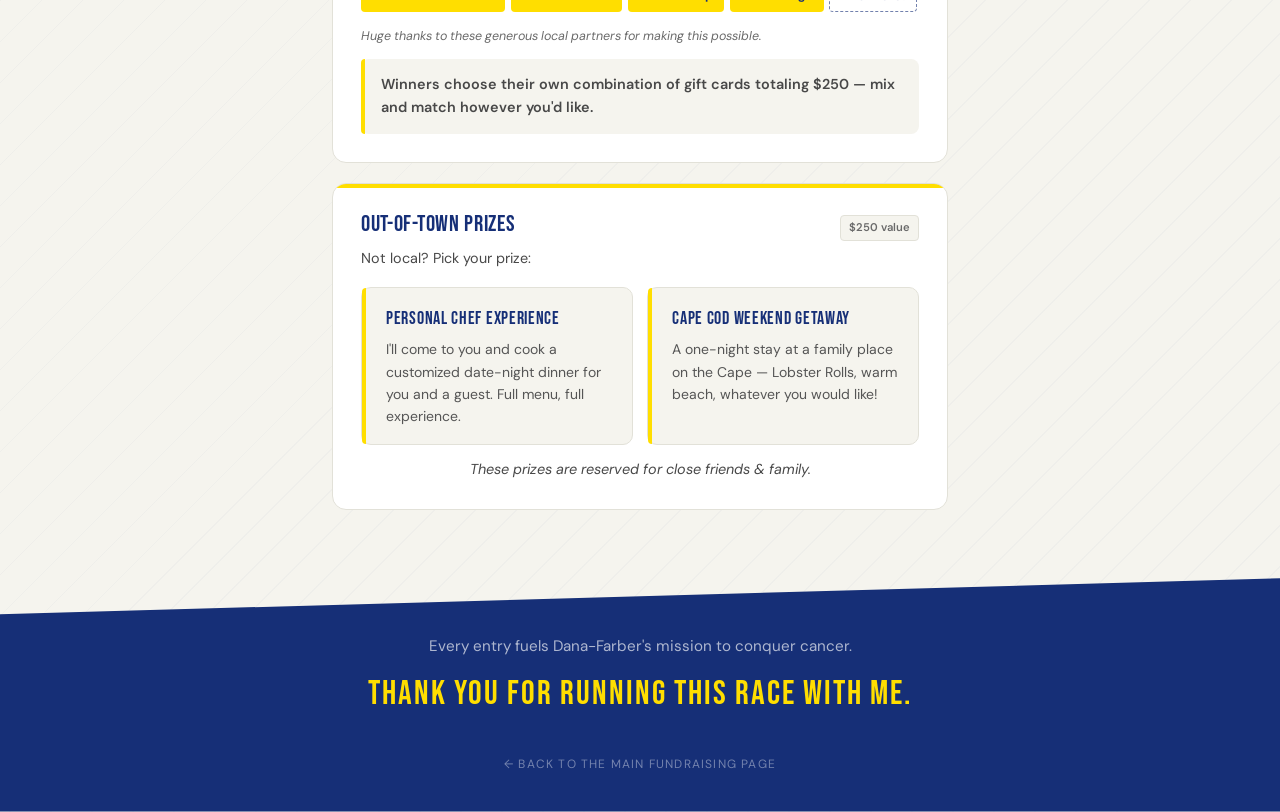
<file: drawing.html>
<!DOCTYPE html>
<html lang="en">
<head>
    <meta charset="UTF-8">
    <meta name="viewport" content="width=device-width, initial-scale=1.0">
    <title>Opportunity Drawing — DFMC 2026</title>
    <link rel="icon" type="image/png" href="9456b6fccfe9a7111c350aab43e6b232.png" />
    <link rel="preconnect" href="https://fonts.googleapis.com">
    <link rel="preconnect" href="https://fonts.gstatic.com" crossorigin>
    <link href="https://fonts.googleapis.com/css2?family=Bebas+Neue&family=DM+Sans:ital,opsz,wght@0,9..40,400;0,9..40,500;0,9..40,600;0,9..40,700;1,9..40,400&display=swap" rel="stylesheet">
    <style>
        *, *::before, *::after { box-sizing: border-box; margin: 0; padding: 0; }

        :root {
            --yellow:      #ffde00;
            --yellow-hi:   #ffe94d;
            --blue:        #162f77;
            --blue-mid:    #1e3d99;
            --cream:       #f5f4ee;
            --white:       #ffffff;
            --text:        #1a1a1a;
            --muted:       #6a6a6a;
            --border:      #e2e1d8;
        }

        html {
            font-family: 'DM Sans', sans-serif;
            font-size: 16px;
            scroll-behavior: smooth;
        }

        body {
            background-color: var(--cream);
            background-image: repeating-linear-gradient(
                -45deg,
                transparent,
                transparent 28px,
                rgba(22, 47, 119, 0.028) 28px,
                rgba(22, 47, 119, 0.028) 29px
            );
            color: var(--text);
            line-height: 1.6;
            min-height: 100vh;
        }

        /* ── HEADER ── */
        header {
            background: var(--blue);
            padding: 1.75rem 1.5rem 5rem;
            text-align: center;
            clip-path: polygon(0 0, 100% 0, 100% calc(100% - 2.5rem), 0 100%);
        }

        .back-link {
            display: inline-flex;
            align-items: center;
            gap: 0.35rem;
            color: rgba(255,255,255,0.5);
            font-size: 0.75rem;
            font-weight: 500;
            text-decoration: none;
            letter-spacing: 0.1em;
            text-transform: uppercase;
            margin-bottom: 1.75rem;
            transition: color 0.2s;
        }
        .back-link:hover { color: var(--yellow); }

        .header-eyebrow {
            font-family: 'Bebas Neue', sans-serif;
            font-size: 0.85rem;
            letter-spacing: 0.35em;
            color: rgba(255,255,255,0.4);
            margin-bottom: 0.2rem;
        }

        .header-title {
            font-family: 'Bebas Neue', sans-serif;
            font-size: clamp(3.75rem, 14vw, 6.5rem);
            line-height: 0.92;
            color: var(--white);
            letter-spacing: 0.02em;
        }

        .header-title .accent {
            color: var(--yellow);
            display: block;
        }

        .tagline {
            margin-top: 1rem;
            color: rgba(255,255,255,0.55);
            font-size: 0.875rem;
            font-style: italic;
            letter-spacing: 0.04em;
        }

        /* ── Staggered header animations ── */
        @keyframes riseUp {
            from { opacity: 0; transform: translateY(22px); }
            to   { opacity: 1; transform: translateY(0); }
        }

        .h-1 { animation: riseUp 0.5s cubic-bezier(0.22,1,0.36,1) 0.05s both; }
        .h-2 { animation: riseUp 0.5s cubic-bezier(0.22,1,0.36,1) 0.15s both; }
        .h-3 { animation: riseUp 0.55s cubic-bezier(0.22,1,0.36,1) 0.25s both; }
        .h-4 { animation: riseUp 0.5s cubic-bezier(0.22,1,0.36,1) 0.38s both; }

        /* ── CONTAINER ── */
        .container {
            max-width: 680px;
            margin: 0 auto;
            padding: 0 1.25rem 3rem;
        }

        /* ── SECTION LABEL ── */
        .section-label {
            font-family: 'Bebas Neue', sans-serif;
            font-size: 1.1rem;
            letter-spacing: 0.2em;
            color: var(--blue);
            display: flex;
            align-items: center;
            gap: 0.8rem;
            margin-bottom: 1rem;
        }
        .section-label::after {
            content: '';
            flex: 1;
            height: 2px;
            background: var(--yellow);
            border-radius: 1px;
        }

        /* ── INTRO ── */
        .intro {
            padding: 2.25rem 0 0;
            margin-bottom: 2rem;
        }

        .intro .lead {
            font-size: 1.05rem;
            font-weight: 600;
            color: var(--blue);
            line-height: 1.55;
            margin-bottom: 0.7rem;
        }

        .intro .sub {
            font-size: 0.925rem;
            color: var(--muted);
            line-height: 1.7;
        }

        /* ── RULE ── */
        .rule {
            border: none;
            border-top: 1.5px solid var(--border);
            margin: 0 0 2rem;
        }

        /* ── HOW IT WORKS ── */
        .how {
            margin-bottom: 2rem;
        }

        .how .sub-note {
            font-size: 0.875rem;
            color: var(--muted);
            margin-bottom: 1.25rem;
        }

        .pricing-row {
            display: grid;
            grid-template-columns: 1fr 1fr;
            gap: 0.75rem;
            margin-bottom: 1.5rem;
        }

        .price-tile {
            background: var(--white);
            border: 1.5px solid var(--border);
            border-radius: 12px;
            padding: 1.25rem 1rem 1rem;
            text-align: center;
            position: relative;
            overflow: hidden;
        }
        .price-tile::before {
            content: '';
            position: absolute;
            top: 0; left: 0; right: 0;
            height: 4px;
            background: var(--yellow);
        }

        .price-tile .num {
            font-family: 'Bebas Neue', sans-serif;
            font-size: 3.25rem;
            color: var(--blue);
            line-height: 1;
            display: block;
        }

        .price-tile .entries {
            font-size: 0.8rem;
            color: var(--muted);
            margin-top: 0.2rem;
            font-weight: 500;
        }

        /* Venmo CTA — retro press effect */
        .venmo-btn {
            display: flex;
            align-items: center;
            justify-content: center;
            gap: 0.5rem;
            width: 100%;
            padding: 1rem 1.5rem;
            background: var(--yellow);
            color: var(--blue);
            font-family: 'Bebas Neue', sans-serif;
            font-size: 1.4rem;
            letter-spacing: 0.08em;
            text-decoration: none;
            border-radius: 10px;
            border: 2.5px solid var(--blue);
            box-shadow: 4px 4px 0 var(--blue);
            transition: transform 0.15s ease, box-shadow 0.15s ease, background 0.15s ease;
        }
        .venmo-btn:hover {
            transform: translate(-2px, -2px);
            box-shadow: 6px 6px 0 var(--blue);
            background: var(--yellow-hi);
        }
        .venmo-btn:active {
            transform: translate(2px, 2px);
            box-shadow: 2px 2px 0 var(--blue);
        }

        /* ── PRIZE CARDS ── */
        .prizes { margin-top: 0; }

        .prize-card {
            background: var(--white);
            border: 1.5px solid var(--border);
            border-radius: 14px;
            padding: 1.5rem;
            margin-bottom: 1.25rem;
            position: relative;
            overflow: hidden;
        }
        .prize-card::before {
            content: '';
            position: absolute;
            top: 0; left: 0; right: 0;
            height: 4px;
            background: var(--yellow);
        }

        .prize-meta {
            display: flex;
            align-items: flex-start;
            justify-content: space-between;
            gap: 0.5rem;
            margin-bottom: 0.35rem;
        }

        .prize-card .prize-name {
            font-family: 'Bebas Neue', sans-serif;
            font-size: 1.45rem;
            color: var(--blue);
            letter-spacing: 0.03em;
            line-height: 1.1;
        }

        .prize-card .value-tag {
            flex-shrink: 0;
            font-size: 0.7rem;
            font-weight: 600;
            color: var(--muted);
            background: var(--cream);
            border: 1px solid var(--border);
            padding: 0.2rem 0.5rem;
            border-radius: 4px;
            margin-top: 0.2rem;
            white-space: nowrap;
        }

        .open-badge {
            display: inline-block;
            background: var(--yellow);
            color: var(--blue);
            font-size: 0.68rem;
            font-weight: 700;
            letter-spacing: 0.1em;
            text-transform: uppercase;
            padding: 0.2rem 0.55rem;
            border-radius: 4px;
            margin-bottom: 0.8rem;
        }

        .prize-card p {
            font-size: 0.9rem;
            color: #484848;
            line-height: 1.65;
        }

        .prize-card .thanks {
            font-size: 0.78rem;
            color: var(--muted);
            font-style: italic;
            margin-top: 0.8rem;
        }

        /* Business name tags — yellow pill */
        .biz-tags {
            display: flex;
            flex-wrap: wrap;
            gap: 0.35rem;
            margin: 0.9rem 0;
        }
        .biz-tags a {
            background: var(--yellow);
            color: var(--blue);
            font-size: 0.77rem;
            font-weight: 700;
            padding: 0.28rem 0.65rem;
            border-radius: 4px;
            letter-spacing: 0.02em;
            text-decoration: none;
            transition: background 0.15s, transform 0.1s;
        }
        .biz-tags a:hover {
            background: var(--yellow-hi);
            transform: translateY(-1px);
        }
        .biz-tags .more {
            background: transparent;
            color: var(--blue);
            border: 1.5px dashed var(--blue);
            opacity: 0.6;
        }
        .biz-tags .more:hover {
            background: transparent;
            opacity: 1;
        }

        /* Winner choice note */
        .winner-choice {
            font-size: 0.875rem;
            color: var(--blue);
            font-weight: 600;
            background: var(--cream);
            border-radius: 8px;
            padding: 0.85rem 1rem 0.85rem 1.25rem;
            margin-top: 0.75rem;
            position: relative;
        }
        .winner-choice::before {
            content: '';
            position: absolute;
            left: 0; top: 0; bottom: 0;
            width: 4px;
            background: var(--yellow);
            border-radius: 8px 0 0 8px;
        }

        /* Out-of-town sub-cards */
        .oot-label {
            font-family: 'Bebas Neue', sans-serif;
            font-size: 0.85rem;
            letter-spacing: 0.32em;
            color: var(--blue);
            display: flex;
            align-items: center;
            gap: 0.8rem;
            margin: 0.25rem 0 1rem;
        }
        .oot-label::after {
            content: '';
            flex: 1;
            height: 2px;
            background: var(--yellow);
            border-radius: 1px;
        }

        .oot-grid {
            display: flex;
            flex-direction: column;
            gap: 0.9rem;
        }

        .oot-card {
            background: var(--cream);
            border: 1.5px solid var(--border);
            border-radius: 10px;
            padding: 1.1rem 1.2rem 1rem 1.5rem;
            position: relative;
        }
        .oot-card::before {
            content: '';
            position: absolute;
            left: 0; top: 0; bottom: 0;
            width: 4px;
            background: var(--yellow);
            border-radius: 10px 0 0 10px;
        }

        .oot-card .oot-title {
            font-family: 'Bebas Neue', sans-serif;
            font-size: 1.1rem;
            color: var(--blue);
            letter-spacing: 0.04em;
            margin-bottom: 0.3rem;
        }

        .oot-card p {
            font-size: 0.875rem;
            color: #555;
            line-height: 1.6;
        }

        /* ── VENMO NOTE ── */
        .venmo-note {
            font-size: 0.8rem;
            color: var(--muted);
            text-align: center;
            margin-top: 0.9rem;
            line-height: 1.55;
        }
        .venmo-note strong {
            color: var(--blue);
            font-weight: 700;
        }
        .venmo-note .warning {
            display: inline-block;
            margin-top: 0.3rem;
            color: var(--blue);
            font-weight: 600;
            background: var(--yellow);
            padding: 0.15rem 0.5rem;
            border-radius: 4px;
            font-size: 0.78rem;
            letter-spacing: 0.02em;
        }

        /* ── ANNOUNCEMENT ── */
        .announce-card {
            background: var(--white);
            border: 1.5px solid var(--border);
            border-radius: 14px;
            padding: 1.5rem;
            text-align: center;
            position: relative;
            overflow: hidden;
        }
        .announce-card::before {
            content: '';
            position: absolute;
            top: 0; left: 0; right: 0;
            height: 4px;
            background: var(--yellow);
        }
        .announce-card p {
            font-size: 0.925rem;
            color: #484848;
            line-height: 1.65;
            margin-bottom: 1.25rem;
        }
        .announce-card a {
            color: var(--blue);
            font-weight: 700;
            text-decoration: none;
            border-bottom: 1.5px solid var(--yellow);
            transition: opacity 0.15s;
        }
        .announce-card a:hover { opacity: 0.7; }
        .announce-dates {
            display: flex;
            gap: 0.75rem;
            justify-content: center;
        }
        .date-chip {
            background: var(--blue);
            color: var(--yellow);
            font-family: 'Bebas Neue', sans-serif;
            font-size: 1.25rem;
            letter-spacing: 0.06em;
            padding: 0.5rem 1.5rem;
            border-radius: 8px;
        }

        .family-note {
            font-size: 0.77rem;
            font-style: italic;
            color: var(--muted);
            text-align: center;
            margin-top: 0.8rem;
        }

        /* ── Scroll fade-in ── */
        .fade-in {
            opacity: 0;
            transform: translateY(18px);
            transition: opacity 0.55s cubic-bezier(0.22,1,0.36,1),
                        transform 0.55s cubic-bezier(0.22,1,0.36,1);
        }
        .fade-in.visible {
            opacity: 1;
            transform: translateY(0);
        }

        /* ── FOOTER ── */
        footer {
            background: var(--blue);
            padding: 3.5rem 1.5rem 2.25rem;
            text-align: center;
            clip-path: polygon(0 2.25rem, 100% 0, 100% 100%, 0 100%);
        }

        footer p {
            color: rgba(255,255,255,0.65);
            font-size: 0.95rem;
            margin-bottom: 0.4rem;
        }

        .footer-headline {
            font-family: 'Bebas Neue', sans-serif;
            font-size: clamp(1.6rem, 5vw, 2.1rem);
            color: var(--yellow);
            letter-spacing: 0.06em;
            display: block;
            margin: 0.6rem 0 1.75rem;
        }

        .home-link {
            color: rgba(255,255,255,0.4);
            font-size: 0.75rem;
            text-decoration: none;
            letter-spacing: 0.1em;
            text-transform: uppercase;
            transition: color 0.2s;
        }
        .home-link:hover { color: var(--yellow); }

        /* ── Desktop (768px+) ── */
        @media (min-width: 768px) {
            header { padding: 2.25rem 2rem 5.5rem; }
            .container { padding: 0 2rem 3rem; }

            .price-tile .num { font-size: 3.75rem; }

            .venmo-btn {
                display: inline-flex;
                width: auto;
                min-width: 320px;
                margin: 0 auto;
            }

            .oot-grid { flex-direction: row; }
            .oot-grid .oot-card { flex: 1; }

            .prize-card { padding: 1.75rem; }
        }
    </style>
</head>
<body>

    <!-- Header -->
    <header>
        <a href="index.html" class="back-link h-1">← Back to main page</a>
        <p class="header-eyebrow h-2">DFMC 2026 · Dana-Farber</p>
        <h1 class="header-title h-3">
            Opportunity
            <span class="accent">Drawing</span>
        </h1>
        <p class="tagline h-4">Win prizes. Support Dana-Farber. Beat cancer.</p>
    </header>

    <div class="container">

        <!-- Intro -->
        <section class="intro fade-in">
            <p class="lead">Every entry goes toward Dana-Farber's cancer research — and two lucky supporters win prizes.</p>
            <p class="sub">Local to Boston or cheering from afar, there's a prize tier for you.</p>
        </section>

        <hr class="rule fade-in">

        <!-- How It Works -->
        <section class="how fade-in">
            <div class="section-label">How It Works</div>
            <p class="sub-note"><strong>Two winners</strong> per prize category &middot; All prizes valued at <strong>$250</strong></p>
            <div class="pricing-row">
                <div class="price-tile">
                    <span class="num">$10</span>
                    <div class="entries">1 entry</div>
                </div>
                <div class="price-tile">
                    <span class="num">$25</span>
                    <div class="entries">3 entries</div>
                </div>
            </div>
            <a href="https://account.venmo.com/u/cdemurjian" target="_blank" class="venmo-btn">
                Enter via Venmo &nbsp;→
            </a>
            <p class="venmo-note">
                Venmo is <strong>@cdemurjian</strong>.<br>
                <span class="warning">⚠ Include your email in the payment note so we can contact you if you win.</span>
            </p>
        </section>

        <hr class="rule fade-in">

        <!-- Announcement -->
        <section class="fade-in">
            <div class="section-label">Winners Announcement</div>
            <div class="announce-card">
                <p>Winners will be announced on <a href="https://www.instagram.com/cdemurjian" target="_blank">Instagram</a> and contacted directly via email on the following dates:</p>
                <div class="announce-dates">
                    <div class="date-chip">March 28</div>
                    <div class="date-chip">March 29</div>
                </div>
            </div>
        </section>

        <hr class="rule fade-in">

        <!-- Prizes -->
        <section class="prizes">
            <div class="section-label fade-in">Prizes</div>

            <!-- Boston Basket -->
            <div class="prize-card fade-in">
                <div class="prize-meta">
                    <div class="prize-name">Cambridge / Boston<br>Gift Card Basket</div>
                    <span class="value-tag">$250 value</span>
                </div>
                <span class="open-badge">Open to Everyone</span>
                <p>A curated collection of gift cards from the best local spots — breakfast favorites, beloved bakeries, go-to restaurants, and neighborhood hangouts.</p>
                <p style="font-size: 0.75rem; color: var(--muted); font-style: italic; margin-bottom: 0.4rem;">Click any to learn more ↓</p>
                <div class="biz-tags">
					<a href="https://www.pammyscambridge.com/" target="_blank">Pammy's</a>
                    <a href="https://www.flourbakery.com/" target="_blank">Flour</a>
                    <a href="http://zinnekenswaffles.com/" target="_blank">Zinnekins</a>
                    <a href="https://thelockebar.com/" target="_blank">Locke</a>
                    <a href="https://smootstandard.com/" target="_blank">Smoot</a>
                    <a href="https://www.bagelsaurus.com/" target="_blank">Bagelsaurus</a>
                    <a href="https://somerville.americanflatbread.com/" target="_blank">American Flatbread</a>
                    <a href="https://www.graftonstreetcambridge.com/" target="_blank">Grafton Street</a>
                    <a href="https://www.blacksheepbagelcafe.com/" target="_blank">Black Sheep</a>
                    <a href="https://bomdough.com/" target="_blank">Bom Dough</a>
                    <a href="#" class="more">And More!</a>
                </div>
                <p class="thanks">Huge thanks to these generous local partners for making this possible.</p>
                <p class="winner-choice">Winners choose their own combination of gift cards totaling $250 — mix and match however you'd like.</p>
            </div>

            <!-- Out-of-Town -->
            <div class="prize-card fade-in">
                <div class="prize-meta">
                    <div class="prize-name">Out-of-Town Prizes</div>
                    <span class="value-tag">$250 value</span>
                </div>
                <p style="margin-bottom: 1rem;">Not local? Pick your prize:</p>
                <div class="oot-grid">
                    <div class="oot-card">
                        <div class="oot-title">Personal Chef Experience</div>
                        <p>I'll come to you and cook a customized date-night dinner for you and a guest. Full menu, full experience.</p>
                    </div>
                    <div class="oot-card">
                        <div class="oot-title">Cape Cod Weekend Getaway</div>
                        <p>A one-night stay at a family place on the Cape — Lobster Rolls, warm beach, whatever you would like!</p>
                    </div>
                </div>
                <p class="family-note">These prizes are reserved for close friends &amp; family.</p>
            </div>

        </section>

    </div>

    <!-- Footer -->
    <footer class="fade-in">
        <p>Every entry fuels Dana-Farber's mission to conquer cancer.</p>
        <span class="footer-headline">Thank you for running this race with me.</span>
        <a href="index.html" class="home-link">← Back to the main fundraising page</a>
    </footer>

    <!-- Scroll fade-in -->
    <script>
        const obs = new IntersectionObserver(entries => {
            entries.forEach(e => { if (e.isIntersecting) e.target.classList.add('visible'); });
        }, { threshold: 0.12 });
        document.querySelectorAll('.fade-in').forEach(el => obs.observe(el));
    </script>

</body>
</html>
</file>
<file: styles.css>
*, *::before, *::after { box-sizing: border-box; margin: 0; padding: 0; }

:root {
  --yellow:    #ffde00;
  --yellow-hi: #ffe94d;
  --blue:      #162f77;
  --cream:     #f5f4ee;
  --white:     #ffffff;
  --text:      #1a1a1a;
  --muted:     #6a6a6a;
  --border:    #e2e1d8;
}

html {
  font-family: 'DM Sans', sans-serif;
  font-size: 16px;
  scroll-behavior: smooth;
}

body {
  background-color: var(--cream);
  background-image: repeating-linear-gradient(
    -45deg,
    transparent,
    transparent 28px,
    rgba(22, 47, 119, 0.028) 28px,
    rgba(22, 47, 119, 0.028) 29px
  );
  color: var(--text);
  line-height: 1.6;
  min-height: 100vh;
}

/* ── HEADER ── */
header {
  background: var(--blue);
  padding: 1.75rem 1.5rem 5rem;
  text-align: center;
  clip-path: polygon(0 0, 100% 0, 100% calc(100% - 2.5rem), 0 100%);
}

.header-eyebrow {
  font-family: 'Bebas Neue', sans-serif;
  font-size: 0.85rem;
  letter-spacing: 0.35em;
  color: rgba(255, 255, 255, 0.4);
  margin-bottom: 0.2rem;
}

.header-title {
  font-family: 'Bebas Neue', sans-serif;
  font-size: clamp(2.75rem, 11vw, 5.25rem);
  line-height: 0.95;
  color: var(--white);
  letter-spacing: 0.02em;
}

.header-title .accent {
  color: var(--yellow);
}

.tagline {
  margin-top: 1rem;
  color: rgba(255, 255, 255, 0.55);
  font-size: 0.875rem;
  font-style: italic;
  letter-spacing: 0.04em;
}

/* ── Staggered header animations ── */
@keyframes riseUp {
  from { opacity: 0; transform: translateY(22px); }
  to   { opacity: 1; transform: translateY(0); }
}

.h-1 { animation: riseUp 0.5s  cubic-bezier(0.22, 1, 0.36, 1) 0.05s both; }
.h-2 { animation: riseUp 0.55s cubic-bezier(0.22, 1, 0.36, 1) 0.18s both; }
.h-3 { animation: riseUp 0.5s  cubic-bezier(0.22, 1, 0.36, 1) 0.32s both; }

/* ── MAIN CONTAINER ── */
main {
  max-width: 680px;
  margin: 0 auto;
  padding: 0 1.25rem 3rem;
  display: flex;
  flex-direction: column;
  align-items: center;
  gap: 1.75rem;
}

/* ── PHOTO ── */
main img {
  width: 82%;
  height: auto;
  border-radius: 10px;
  border: 3px solid var(--white);
  box-shadow: 5px 5px 0 var(--yellow);
  margin-top: 2.25rem;
}

/* ── INTRO HOOK ── */
p.intro {
  color: var(--blue);
  font-weight: 700;
  font-size: 1.05rem;
  text-align: center;
  line-height: 1.55;
}

/* ── GENERAL PARAGRAPHS ── */
main > p {
  font-size: 0.925rem;
  color: var(--muted);
  text-align: center;
  line-height: 1.7;
}

main > p a {
  color: var(--blue);
  font-weight: 600;
  text-decoration: none;
  border-bottom: 1.5px solid var(--yellow);
  transition: opacity 0.15s;
}
main > p a:hover { opacity: 0.7; }

/* ── DONATE BUTTON ── */
a.donate {
  display: inline-flex;
  align-items: center;
  justify-content: center;
  padding: 0.9rem 2.75rem;
  background: var(--yellow);
  color: var(--blue);
  font-family: 'Bebas Neue', sans-serif;
  font-size: 1.5rem;
  letter-spacing: 0.1em;
  text-decoration: none;
  border-radius: 10px;
  border: 2.5px solid var(--blue);
  box-shadow: 4px 4px 0 var(--blue);
  transition: transform 0.15s ease, box-shadow 0.15s ease, background 0.15s ease;
}
a.donate:hover {
  transform: translate(-2px, -2px);
  box-shadow: 6px 6px 0 var(--blue);
  background: var(--yellow-hi);
}
a.donate:active {
  transform: translate(2px, 2px);
  box-shadow: 2px 2px 0 var(--blue);
}

/* ── STORY SECTION ── */
#story {
  width: 100%;
  background: var(--white);
  border: 1.5px solid var(--border);
  border-radius: 14px;
  padding: 1.75rem 1.5rem;
  position: relative;
  overflow: hidden;
}
#story::before {
  content: '';
  position: absolute;
  top: 0; left: 0; right: 0;
  height: 4px;
  background: var(--yellow);
}

/* Story title (h2) — section-label style */
#story h2 {
  font-family: 'Bebas Neue', sans-serif;
  font-size: 0.85rem;
  letter-spacing: 0.32em;
  color: var(--blue);
  display: flex;
  align-items: center;
  gap: 0.8rem;
  margin-bottom: 1.5rem;
  text-align: left;
}
#story h2::after {
  content: '';
  flex: 1;
  height: 2px;
  background: var(--yellow);
  border-radius: 1px;
}

/* Hide the redundant hr right after h2 */
#story h2 + hr { display: none; }

/* Sub-section headings (h3) */
#story h3 {
  font-family: 'Bebas Neue', sans-serif;
  font-size: 1.2rem;
  color: var(--blue);
  letter-spacing: 0.05em;
  margin-bottom: 0.75rem;
  margin-top: 1.75rem;
  text-align: left;
}

/* Story hr (between sub-sections if used) */
#story hr {
  border: none;
  border-top: 1.5px solid var(--border);
  margin: 1.5rem 0;
}

/* Story paragraphs */
#story p {
  font-size: 0.925rem;
  color: #484848;
  text-align: left;
  line-height: 1.7;
  margin-bottom: 0.9rem;
}
#story p:last-child { margin-bottom: 0; }

/* Story links */
#story a {
  color: var(--blue);
  font-weight: 600;
  text-decoration: none;
  border-bottom: 1.5px solid var(--yellow);
  transition: opacity 0.15s;
}
#story a:hover { opacity: 0.7; }

/* Closing callout (strong inside final p) */
#story strong {
  display: block;
  font-size: 0.975rem;
  font-weight: 600;
  color: var(--blue);
  font-family: 'DM Sans', sans-serif;
  text-align: left;
  line-height: 1.65;
  background: var(--cream);
  border-radius: 8px;
  padding: 1.1rem 1.25rem 1.1rem 1.5rem;
  margin-top: 1.5rem;
  position: relative;
}
#story strong::before {
  content: '';
  position: absolute;
  left: 0; top: 0; bottom: 0;
  width: 4px;
  background: var(--yellow);
  border-radius: 8px 0 0 8px;
}

/* ── Scroll fade-in ── */
.fade-in {
  opacity: 0;
  transform: translateY(18px);
  transition: opacity 0.55s cubic-bezier(0.22, 1, 0.36, 1),
              transform 0.55s cubic-bezier(0.22, 1, 0.36, 1);
}
.fade-in.visible {
  opacity: 1;
  transform: translateY(0);
}

/* ── FOOTER ── */
footer {
  background: var(--blue);
  padding: 3.5rem 1.5rem 2.25rem;
  text-align: center;
  clip-path: polygon(0 2.25rem, 100% 0, 100% 100%, 0 100%);
}

footer p {
  color: rgba(255, 255, 255, 0.65);
  font-size: 0.9rem;
  line-height: 1.6;
  margin-bottom: 0.4rem;
}

footer a {
  color: rgba(255, 255, 255, 0.65);
  text-decoration: none;
  border-bottom: 1px solid rgba(255, 222, 0, 0.35);
  transition: color 0.2s, border-color 0.2s;
}
footer a:hover {
  color: var(--yellow);
  border-color: var(--yellow);
}

.footer-headline {
  font-family: 'Bebas Neue', sans-serif;
  font-size: clamp(1.4rem, 4vw, 1.9rem);
  color: var(--yellow);
  letter-spacing: 0.06em;
  display: block;
  margin: 0.6rem 0 1.5rem;
}

/* ── DRAWING PAGE LINK ── */
a.drawing-link {
  display: flex;
  align-items: center;
  justify-content: space-between;
  width: 100%;
  padding: 1rem 1.5rem;
  background: var(--blue);
  color: var(--yellow);
  font-family: 'Bebas Neue', sans-serif;
  font-size: 1.2rem;
  letter-spacing: 0.08em;
  text-decoration: none;
  border-radius: 10px;
  border: 2.5px solid var(--yellow);
  box-shadow: 4px 4px 0 var(--yellow);
  transition: transform 0.15s ease, box-shadow 0.15s ease;
}
a.drawing-link:hover {
  transform: translate(-2px, -2px);
  box-shadow: 6px 6px 0 var(--yellow);
}
a.drawing-link:active {
  transform: translate(2px, 2px);
  box-shadow: 2px 2px 0 var(--yellow);
}
a.drawing-link .dl-arrow {
  opacity: 0.7;
  font-size: 1rem;
}

/* ── FLOATING DONATE ── */
.floating-donate {
  position: fixed;
  bottom: 24px;
  right: 24px;
  background: var(--yellow);
  color: var(--blue);
  font-family: 'Bebas Neue', sans-serif;
  font-size: 1.1rem;
  letter-spacing: 0.1em;
  padding: 0.7rem 1.5rem;
  border-radius: 10px;
  border: 2.5px solid var(--blue);
  box-shadow: 3px 3px 0 var(--blue);
  text-decoration: none;
  transition: transform 0.15s ease, box-shadow 0.15s ease, background 0.15s ease;
  z-index: 100;
}
.floating-donate:hover {
  transform: translate(-2px, -2px);
  box-shadow: 5px 5px 0 var(--blue);
  background: var(--yellow-hi);
}
.floating-donate:active {
  transform: translate(1px, 1px);
  box-shadow: 2px 2px 0 var(--blue);
}

/* ── Desktop (768px+) ── */
@media (min-width: 768px) {
  header { padding: 2.25rem 2rem 5.5rem; }
  main { padding: 0 2rem 3rem; gap: 2rem; }
  main img { width: 70%; }
  #story { padding: 2rem 2rem; }
  #story h3 { font-size: 1.35rem; }
}
</file>
